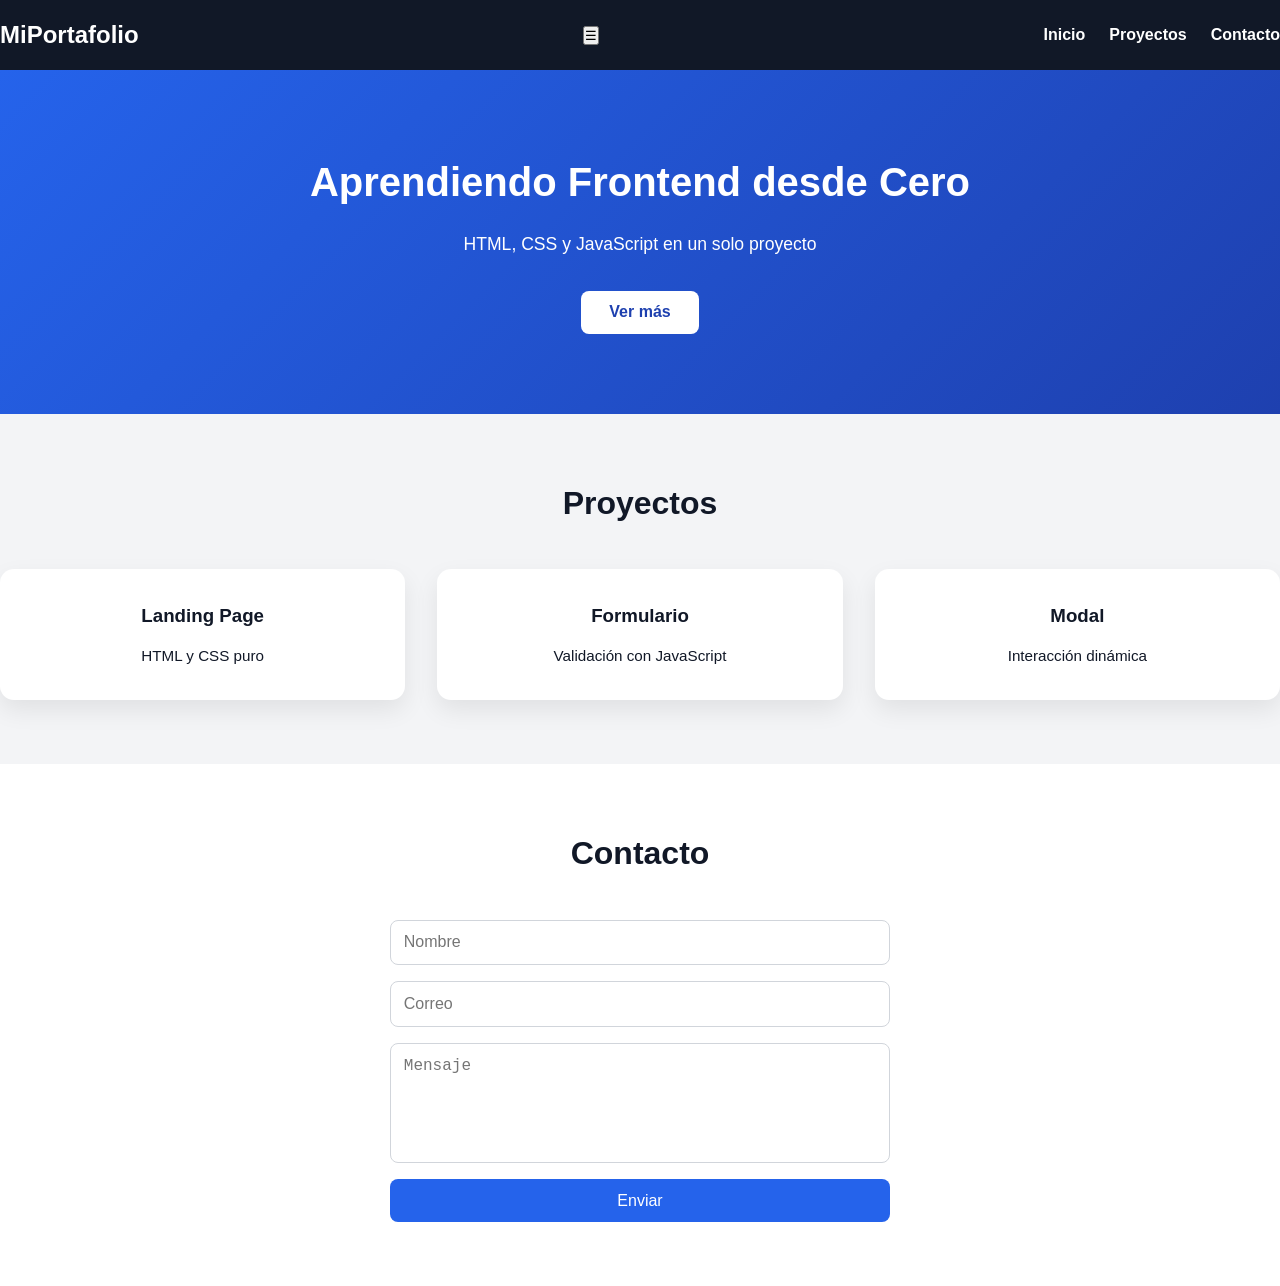
<file: pagina-completa-EXMP/index.html>
<!DOCTYPE html>
<html lang="es">
<head>
<meta charset="UTF-8" />
<meta name="viewport" content="width=device-width, initial-scale=1.0" />
<title>Proyecto Frontend Educativo</title>
<link rel="stylesheet" href="styles.css" />
</head>
<body>


<!-- HEADER -->
<header class="header">
<div class="container"></div>
<nav class="nav">
<h1 class="logo">MiPortafolio</h1>
<button class="menu-btn" id="menuBtn">☰</button>
<ul class="nav-links" id="navLinks">
<li><a href="#hero">Inicio</a></li>
<li><a href="#projects">Proyectos</a></li>
<li><a href="#contact">Contacto</a></li>
</ul>
</nav>
</header>


<!-- HERO -->
<section class="hero" id="hero">
<div class="container"></div>
<h2>Aprendiendo Frontend desde Cero</h2>
<p>HTML, CSS y JavaScript en un solo proyecto</p>
<button class="btn" id="openModal">Ver más</button>
</section>


<!-- PROYECTOS -->
<section class="projects" id="projects">
<div class="container"></div>
<h2>Proyectos</h2>
<div class="cards" id="projectContainer"></div>
</section>


<!-- CONTACTO -->
<section class="contact" id="contact">
<div class="container"></div>
<h2>Contacto</h2>
<form id="contactForm">
<input type="text" id="name" placeholder="Nombre" required />
<input type="email" id="email" placeholder="Correo" required />
<textarea id="message" placeholder="Mensaje" required></textarea>
<button type="submit" class="btn">Enviar</button>
</form>
<p id="formStatus"></p>
</section>


<!-- MODAL -->
<div class="modal" id="modal">
<div class="modal-content">
<span class="close" id="closeModal">&times;</span>
<h3>Proyecto Educativo</h3>
<p>Este proyecto sirve como base para aprender frontend moderno.</p>
</div>
</div>


<script src="script.js"></script>
</body>
</html>
</file>
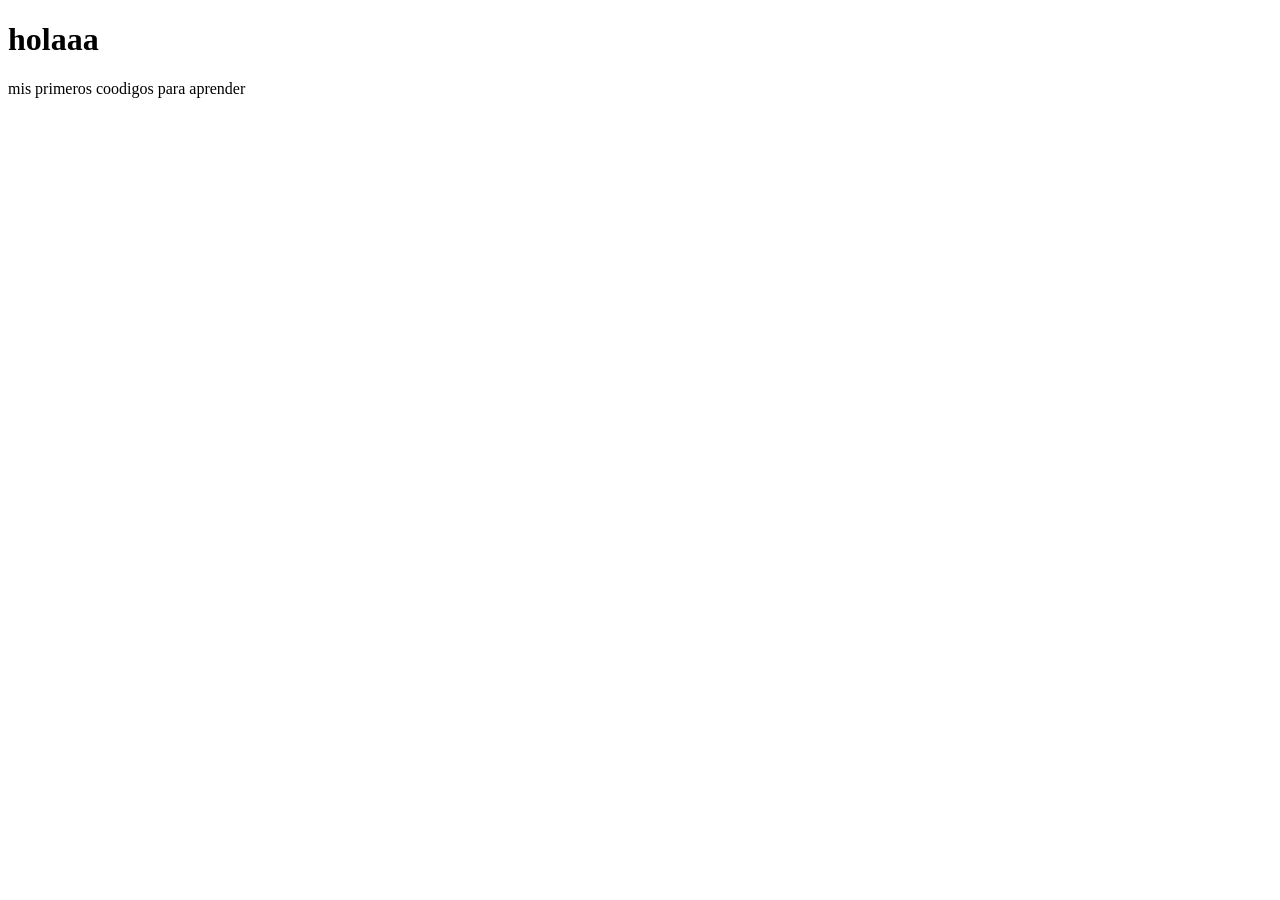
<file: practica-html/index.html>
<!DOCTYPE html>
<html lang="en">
<head>
    <meta charset="UTF-8">
    <meta name="viewport" content="width=device-width, initial-scale=1.0">
    <title>mi primer pagina</title>
</head>
<body>
    <h1>holaaa</h1>
    <p>mis primeros coodigos para aprender</p>  
</body>
</html>
</file>
<file: pagina-completa-EXMP/styles.css>
/* =====================
   RESET BÁSICO
===================== */
* {
  margin: 0;
  padding: 0;
  box-sizing: border-box;
}

body {
  font-family: Arial, Helvetica, sans-serif;
  background: #f3f4f6;
  color: #111827;
  line-height: 1.6;
}

/* =====================
   CONTENEDOR GLOBAL
===================== */
.container {
  max-width: 1100px;
  margin: 0 auto;
  padding: 0 1.5rem;
}

/* =====================
   NAVBAR
===================== */
header {
  background: #111827;
}

nav {
  display: flex;
  justify-content: space-between;
  align-items: center;
  padding: 1rem 0;
}

nav h1 {
  color: white;
}

nav ul {
  list-style: none;
  display: flex;
  gap: 1.5rem;
}

nav a {
  color: white;
  text-decoration: none;
  font-weight: bold;
}

nav a:hover {
  color: #60a5fa;
}

/* =====================
   HERO
===================== */
.hero {
  background: linear-gradient(135deg, #2563eb, #1e40af);
  color: white;
  padding: 5rem 0;
  text-align: center;
}

.hero h2 {
  font-size: 2.5rem;
  margin-bottom: 1rem;
}

.hero p {
  font-size: 1.1rem;
  margin-bottom: 2rem;
}

.hero button {
  padding: 0.8rem 1.8rem;
  border: none;
  background: white;
  color: #1e40af;
  font-size: 1rem;
  border-radius: 8px;
  cursor: pointer;
  font-weight: bold;
}

.hero button:hover {
  background: #e5e7eb;
}

/* =====================
   SECCIONES
===================== */
section {
  padding: 4rem 0;
}

section h2 {
  text-align: center;
  margin-bottom: 2.5rem;
  font-size: 2rem;
}

/* =====================
   PROYECTOS
===================== */
.cards {
  display: grid;
  grid-template-columns: repeat(auto-fit, minmax(250px, 1fr));
  gap: 2rem;
}

.card {
  background: white;
  padding: 2rem;
  border-radius: 14px;
  box-shadow: 0 10px 25px rgba(0,0,0,0.08);
  transition: transform 0.3s;
  text-align: center;
}

.card:hover {
  transform: translateY(-6px);
}

.card h3 {
  margin-bottom: 0.8rem;
}

.card p {
  font-size: 0.95rem;
}

/* =====================
   FORMULARIO
===================== */
.contact {
  background: white;
}

form {
  max-width: 500px;
  margin: 0 auto;
  display: flex;
  flex-direction: column;
  gap: 1rem;
}

input, textarea {
  padding: 0.8rem;
  border-radius: 8px;
  border: 1px solid #d1d5db;
  font-size: 1rem;
}

textarea {
  resize: none;
  height: 120px;
}

button[type="submit"] {
  background: #2563eb;
  color: white;
  border: none;
  padding: 0.8rem;
  border-radius: 8px;
  font-size: 1rem;
  cursor: pointer;
}

button[type="submit"]:hover {
  background: #1e40af;
}

/* =====================
   MODAL
===================== */
.modal {
  position: fixed;
  inset: 0;
  background: rgba(0,0,0,0.5);
  display: none;
  justify-content: center;
  align-items: center;
}

.modal-content {
  background: white;
  padding: 2rem;
  border-radius: 12px;
  text-align: center;
  max-width: 400px;
}
</file>
